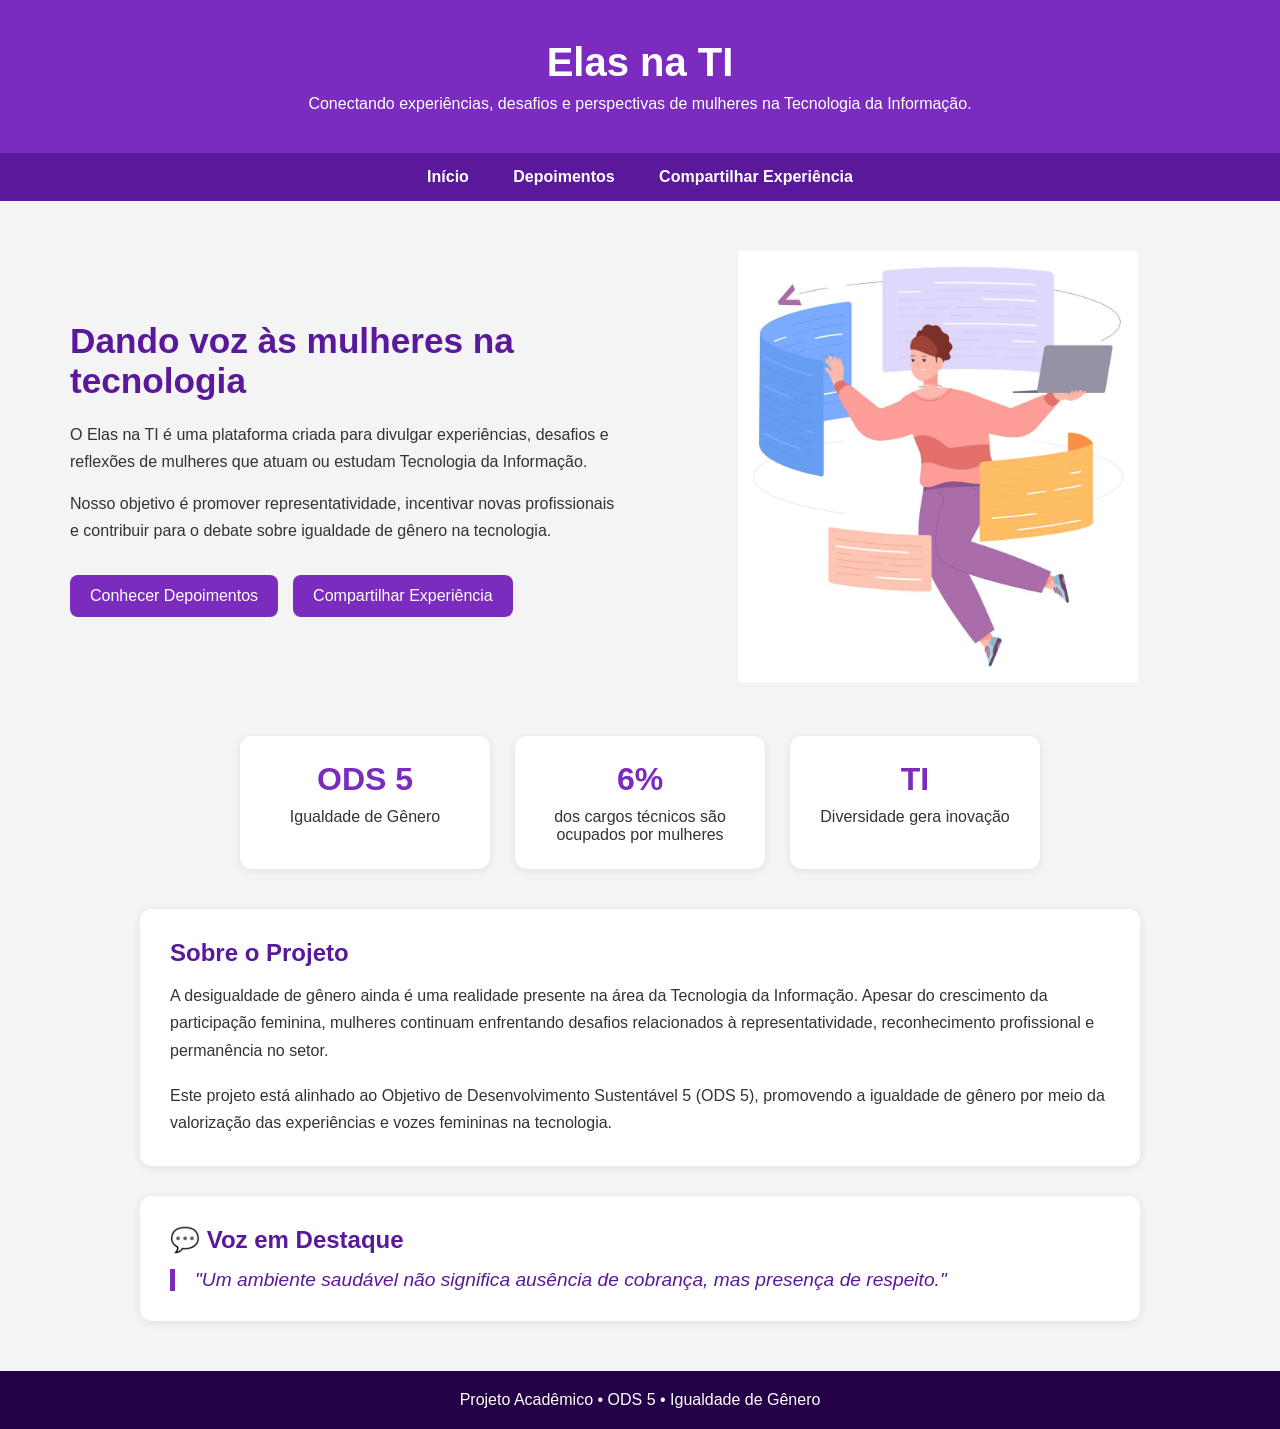
<file: index.html>
<!DOCTYPE html>
<html lang="pt-BR">

<head>
    <meta charset="UTF-8">
    <meta name="viewport" content="width=device-width, initial-scale=1.0">
    <title>Elas na TI</title>

    <link rel="stylesheet" href="css/style.css">
</head>

<body>

    <header>

        <h1> Elas na TI</h1>

        <p>
            Conectando experiências, desafios e perspectivas
            de mulheres na Tecnologia da Informação.
        </p>

    </header>

    <nav>

        <a href="index.html">Início</a>

        <a href="entrevistas.html">
            Depoimentos
        </a>

        <a href="enviar.html">
            Compartilhar Experiência
        </a>

    </nav>

    <section class="hero">

        <div class="hero-text">

            <h2>
                Dando voz às mulheres na tecnologia
            </h2>

            <p>
                O Elas na TI é uma plataforma criada para divulgar
                experiências, desafios e reflexões de mulheres que
                atuam ou estudam Tecnologia da Informação.
            </p>

            <p>
                Nosso objetivo é promover representatividade,
                incentivar novas profissionais e contribuir para
                o debate sobre igualdade de gênero na tecnologia.
            </p>

            <div class="botoes">

                <a href="entrevistas.html">
                    <button>
                        Conhecer Depoimentos
                    </button>
                </a>

                <a href="enviar.html">
                    <button>
                        Compartilhar Experiência
                    </button>
                </a>

            </div>

        </div>

        <div class="hero-img">

            <img
                src="img/Projeto_AEP.jpg"
                alt="Mulheres na Tecnologia">

        </div>

    </section>

    <section class="estatisticas">

        <div class="stat">

            <h3>ODS 5</h3>

            <p>
                Igualdade de Gênero
            </p>

        </div>

        <div class="stat">

            <h3>6%</h3>

            <p>
                dos cargos técnicos são ocupados por mulheres
            </p>

        </div>

        <div class="stat">

            <h3>TI</h3>

            <p>
                Diversidade gera inovação
            </p>

        </div>

    </section>

    <section class="card">

        <h2>Sobre o Projeto</h2>

        <p>
            A desigualdade de gênero ainda é uma realidade
            presente na área da Tecnologia da Informação.
            Apesar do crescimento da participação feminina,
            mulheres continuam enfrentando desafios relacionados
            à representatividade, reconhecimento profissional
            e permanência no setor.
        </p>

        <br>

        <p>
            Este projeto está alinhado ao Objetivo de
            Desenvolvimento Sustentável 5 (ODS 5),
            promovendo a igualdade de gênero por meio
            da valorização das experiências e vozes
            femininas na tecnologia.
        </p>

    </section>

    <section class="card destaque">

        <h2>💬 Voz em Destaque</h2>

        <blockquote>
            "Um ambiente saudável não significa ausência de cobrança,
            mas presença de respeito."
        </blockquote>

    </section>

    <footer>

        <p>
            Projeto Acadêmico • ODS 5 • Igualdade de Gênero
        </p>

    </footer>

</body>

</html>
</file>
<file: css/style.css>
* {
    margin: 0;
    padding: 0;
    box-sizing: border-box;
}

body {
    font-family: Arial, sans-serif;
    background: #f4f4f4;
    color: #333;
}

header {
    background: #7B2CBF;
    color: white;
    text-align: center;
    padding: 40px 20px;
}

header h1 {
    margin-bottom: 10px;
    font-size: 2.5rem;
}

nav {
    background: #5A189A;
    padding: 15px;
    text-align: center;
}

nav a {
    color: white;
    text-decoration: none;
    margin: 0 20px;
    font-weight: bold;
}

nav a:hover {
    text-decoration: underline;
}

.hero {
    max-width: 1200px;

    margin: 50px auto;

    padding: 0 30px;

    display: flex;
    align-items: center;
    justify-content: space-between;
    gap: 50px;
}

.hero-text {
    flex: 1;
}

.hero-text h2 {
    color: #5A189A;
    font-size: 2.2rem;
    margin-bottom: 20px;
}

.hero-text p {
    line-height: 1.7;
    margin-bottom: 15px;
}

.hero-img {
    flex: 1;
    text-align: center;
}

.hero-img img {
    width: 100%;
    max-width: 400px;
    height: auto;
}

.botoes {
    margin-top: 30px;
    display: flex;
    gap: 15px;
}

.botoes button {
    background: #7B2CBF;
    color: white;
    border: none;
    padding: 12px 20px;
    border-radius: 8px;
    cursor: pointer;
    font-size: 1rem;
}

.botoes button:hover {
    background: #5A189A;
}

.estatisticas {
    max-width: 1200px;

    margin: 40px auto;

    padding: 0 30px;

    display: flex;
    justify-content: center;
    gap: 25px;
    flex-wrap: wrap;
}

.stat {
    background: white;

    width: 250px;

    padding: 25px;

    text-align: center;

    border-radius: 12px;

    box-shadow: 0 2px 8px rgba(0, 0, 0, 0.08);
}

.stat h3 {
    color: #7B2CBF;
    font-size: 2rem;
    margin-bottom: 10px;
}

.card {
    max-width: 1000px;

    margin: 30px auto;

    background: white;

    padding: 30px;

    border-radius: 12px;

    box-shadow: 0 2px 8px rgba(0, 0, 0, 0.08);
}

.card h2 {
    color: #5A189A;
    margin-bottom: 15px;
}

.card p {
    line-height: 1.7;
}

.destaque blockquote {
    font-size: 1.2rem;
    font-style: italic;
    color: #5A189A;
    border-left: 5px solid #7B2CBF;
    padding-left: 20px;
}

form {
    max-width: 900px;

    margin: 30px auto;

    background: white;

    padding: 30px;

    border-radius: 12px;

    box-shadow: 0 2px 8px rgba(0, 0, 0, 0.08);
}

label {
    display: block;
    margin-top: 20px;
    font-weight: bold;
}

input,
textarea {
    width: 100%;

    padding: 12px;

    margin-top: 5px;

    border: 1px solid #ccc;

    border-radius: 6px;
}

textarea {
    min-height: 150px;
    resize: vertical;
}

form button {
    margin-top: 25px;

    background: #7B2CBF;

    color: white;

    border: none;

    padding: 12px 20px;

    border-radius: 8px;

    cursor: pointer;
}

form button:hover {
    background: #5A189A;
}

footer {
    background: #240046;
    color: white;
    text-align: center;
    padding: 20px;
    margin-top: 50px;
}

@media (max-width: 900px) {

    .hero {
        flex-direction: column;
        text-align: center;
    }

    .hero-img img {
        max-width: 280px;
    }

    .botoes button {
        margin-bottom: 10px;
    }
}
</file>
